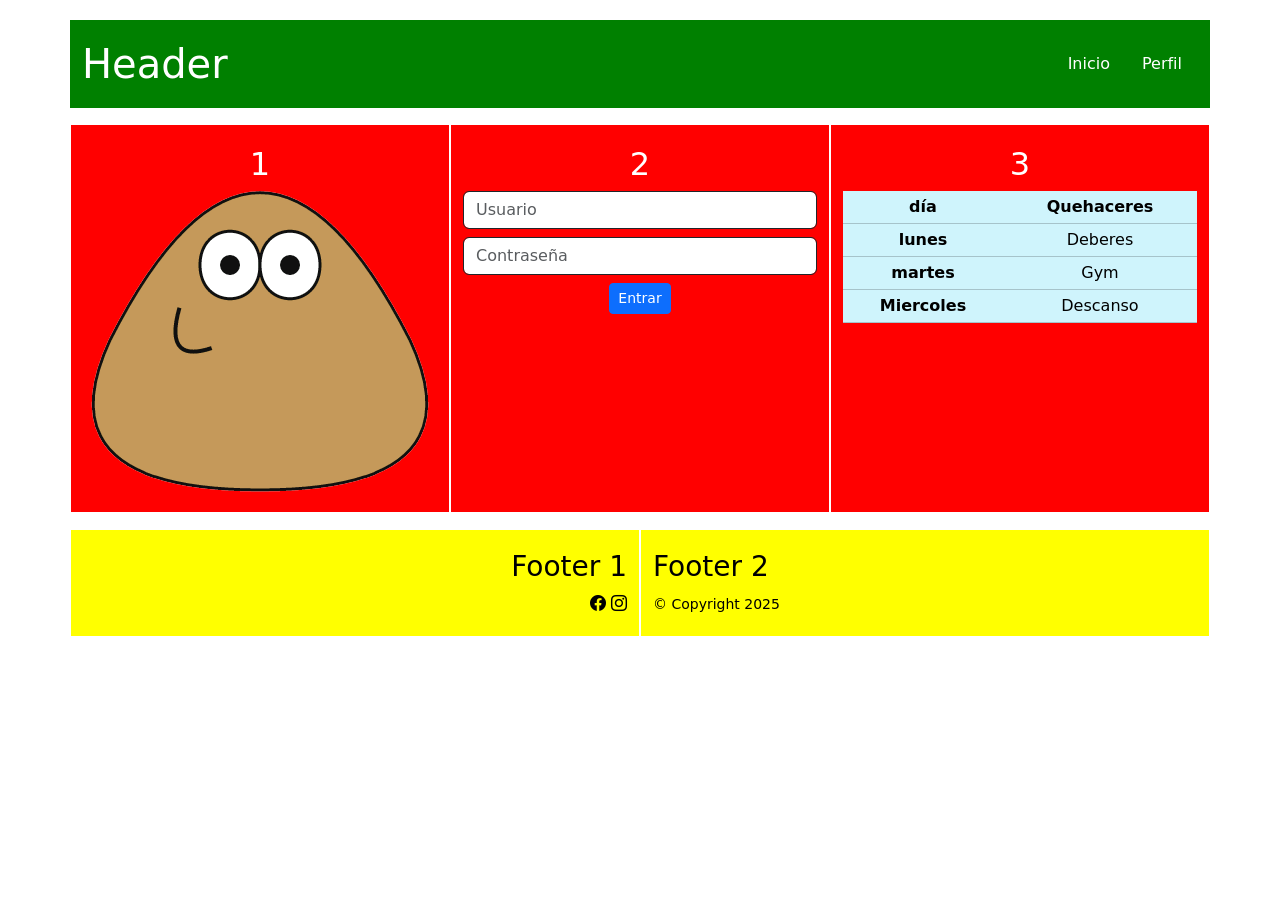
<file: bd/Index.html>
<!DOCTYPE html>
<html lang="es">
<head>
    <meta charset="UTF-8">
    <meta name="viewport" content="width=device-width, initial-scale=1.0">
    <title>document</title>
    <link href="./bootstrap-5.3.8-dist/css/bootstrap.css" rel="stylesheet">
    <link href="./bootstrap-5.3.8-dist/css/bootstrap-icons.css" rel="stylesheet">
    <link href="css/styles.css" rel="stylesheet">
</head>

<body class="container text-center">

    <header class="row mb-3">
        <nav class="col-12 fondo-verde text-start">
            <div class="d-flex justify-content-between align-items-center">
                <h1 class="m-0">Header</h1>
                <ul class="nav">
                    <li class="nav-item"><a href="#" class="nav-link text-white">Inicio</a></li>
                    <li class="nav-item"><a href="#" class="nav-link text-white">Perfil</a></li>
                </ul>
            </div>
        </nav>
    </header>

    <main class="row mb-3">
        
        <section class="col-12 col-sm-6 col-md-4 fondo-rojo">
            <h2>1</h2>
            <img src="./img/d65m9e7-19f765af-b7ad-4f22-8a20-0688b915d6c9.png" class="rounded mx-auto d-block" alt="pou">
        </section>

        <section class="col-12 col-sm-6 col-md-4 fondo-rojo">
            <h2>2</h2>
            <form>
                <input type="text" class="form-control border-dark mb-2" placeholder="Usuario">
                <input type="password" class="form-control border-dark mb-2" placeholder="Contraseña">
                <button class="btn btn-primary btn-sm ">Entrar</button>
            </form>
        </section>

        <section class="col-12 col-sm-12 col-md-4 fondo-rojo">
            <h2>3</h2>
            <table class="table table-sm table-info">
                <tr><th>día</th><th>Quehaceres</th></tr>
                <tr><th>lunes</th><td>Deberes</td></tr>
                <tr><th>martes</th><td>Gym</td></tr>
                <tr><th>Miercoles</th><td>Descanso</td></tr>
            </table>
        </section>

    </main>

    <footer class="row">
        
        <section class="col-12 col-md-6 fondo-amarillo text-center text-md-end">
            <h3>Footer 1</h3>
            <i class="bi bi-facebook"></i> <i class="bi bi-instagram"></i>
        </section>

        <section class="col-12 col-md-6 fondo-amarillo text-center text-md-start">
            <h3>Footer 2</h3>
            <small>© Copyright 2025</small>
        </section>

    </footer>

</body>
</html>
</file>
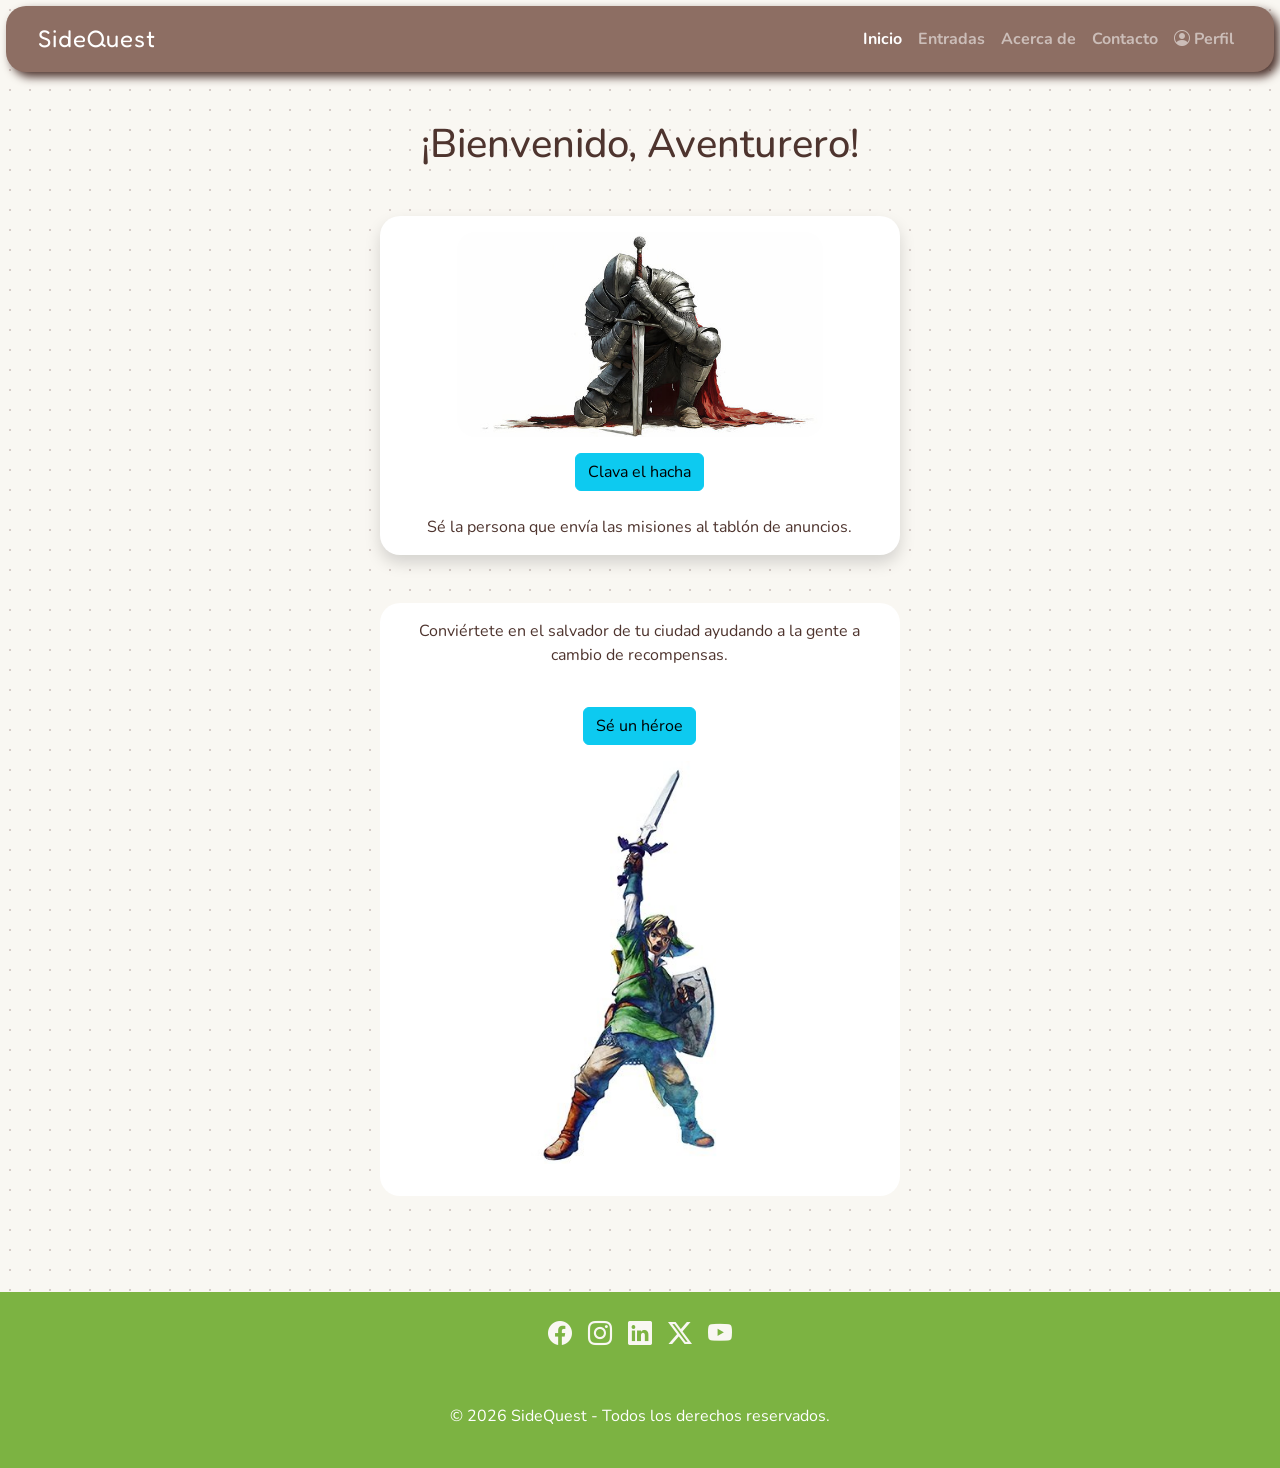
<file: src/index.html>
<!doctype html>
<html lang="es">

<head>
    <meta charset="utf-8">
    <meta name="viewport" content="width=device-width, initial-scale=1">
    <title>Inicio</title>

    <link href="https://cdn.jsdelivr.net/npm/bootstrap@5.3.2/dist/css/bootstrap.min.css" rel="stylesheet">
    <link href="https://fonts.googleapis.com/css2?family=Fredoka:wght@400;600&family=Nunito:wght@400;700&display=swap"
        rel="stylesheet">
    <link rel="stylesheet" href="https://cdn.jsdelivr.net/npm/bootstrap-icons@1.11.2/font/bootstrap-icons.min.css">
    <link rel="stylesheet" href="css/styles.css">
</head>

<body>
    <header>
        <nav class="navbar navbar-expand-lg navbar-dark">
            <article class="container-fluid">

                <a class="navbar-brand" href="index.html">SideQuest</a>

                <button class="navbar-toggler" type="button" data-bs-toggle="collapse" data-bs-target="#navbarNav"
                    aria-controls="navbarNav" aria-expanded="false" aria-label="Toggle navigation">
                    <span class="navbar-toggler-icon"></span>
                </button>

                <section class="collapse navbar-collapse" id="navbarNav">
                    <ul class="navbar-nav ms-auto">

                        <li class="nav-item">
                            <a class="nav-link active" href="index.html">Inicio</a>
                        </li>
                        <li class="nav-item">
                            <a class="nav-link" href="Entradas.html">Entradas</a>
                        </li>
                        <li class="nav-item">
                            <a class="nav-link" href="AcercaDe.html">Acerca de</a>
                        </li>
                        <li class="nav-item">
                            <a class="nav-link" href="Contacto.html">Contacto</a>
                        </li>
                        <li class="nav-item">
                            <a class="nav-link" href="perfil.php">
                                <i class="bi bi-person-circle"></i> Perfil
                            </a>
                        </li>
                    </ul>
                </section>
            </article>
        </nav>

    </header>
    <main>
        <section class="container mt-5 mb-5 text-center">
            <h1>¡Bienvenido, Aventurero!</h1>
        </section>
        <section class="row justify-content-center">
            <article class="col-12 col-md-6 col-lg-5">
                <div class="card-1 shadow p-3 mb-5 bg-white text-center">
                    <img src="img/caballero.jpg" class="card-img-top w-75 mx-auto mb-3" alt="Caballero">

                    <div class="card-body">
                        <a href="Login.php" class="btn btn-info mb-4">Clava el hacha</a>
                        <p class="card-text">Sé la persona que envía las misiones al tablón de anuncios.</p>
                    </div>
                </div>

            </article>
        </section>
        <section class="row justify-content-center">
            <article class="col-12 col-md-6 col-lg-5">
                <div class="card-1 bg-white p-3 mb-5  text-center">


                    <div class="card-body">

                        <p class="card-text">Conviértete en el salvador de tu ciudad ayudando a la gente a cambio de
                            recompensas.</p>
                        <a href="Login.php" class="btn btn-info mt-4">Sé un héroe</a>
                    </div>
                    <img src="img/Link.jpg" class="card-img-bottom w-50 mx-auto m-3" alt="Caballero">
                </div>

            </article>
        </section>
    </main>


    <footer class="text-white text-center py-4 mt-5">

        <section class="iconos d-flex justify-content-center gap-3 ">
            <a href="https://facebook.com" class="fs-4">
                <i class="bi bi-facebook"></i>
            </a>
            <a href="https://instagram.com" class="fs-4">
                <i class="bi bi-instagram"></i>
            </a>
            <a href="https://www.linkedin.com" class="fs-4">
                <i class="bi bi-linkedin"></i>
            </a>
            <a href="https://www.linkedin.com" class="fs-4">
                <i class="bi bi-twitter-x"></i>
            </a>
            <a href="https://youtube.com" class="fs-4">
                <i class="bi bi-youtube"></i>
            </a>
        </section>
        <div class="container">
            <p>&copy; 2026 SideQuest - Todos los derechos reservados.</p>
        </div>
    </footer>

    <script src="https://cdn.jsdelivr.net/npm/bootstrap@5.3.2/dist/js/bootstrap.bundle.min.js"></script>
</body>

</html>
</file>
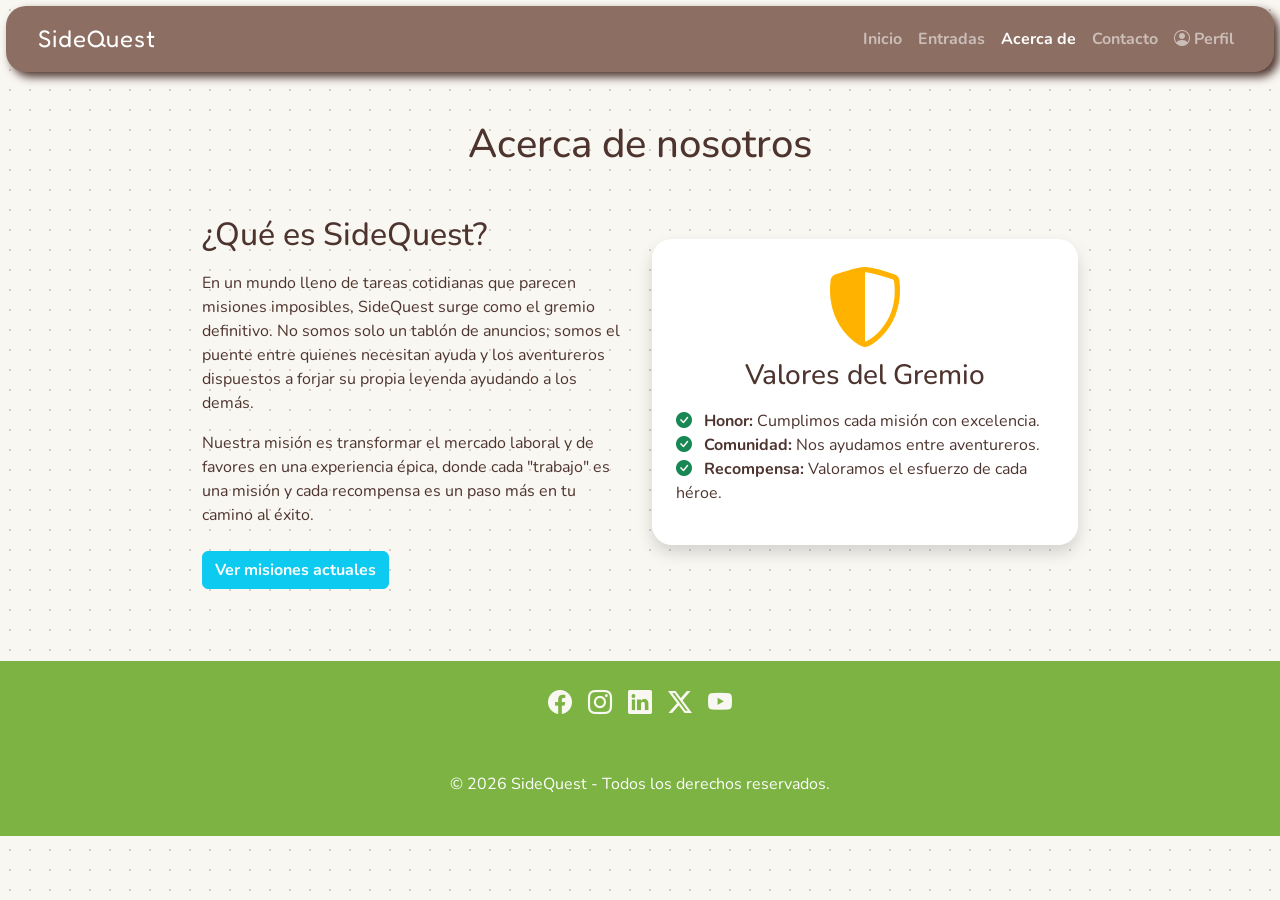
<file: src/AcercaDe.html>
<!DOCTYPE html>
<html lang="es">

<head>
    <meta charset="UTF-8">
    <meta name="viewport" content="width=device-width, initial-scale=1.0">
    <title>Acerca de - SideQuest</title>
    <link href="https://cdn.jsdelivr.net/npm/bootstrap@5.3.2/dist/css/bootstrap.min.css" rel="stylesheet">
    <link href="https://fonts.googleapis.com/css2?family=Fredoka:wght@400;600&family=Nunito:wght@400;700&display=swap"
        rel="stylesheet">
    <link rel="stylesheet" href="https://cdn.jsdelivr.net/npm/bootstrap-icons@1.11.2/font/bootstrap-icons.min.css">
    <link rel="stylesheet" href="css/styles.css">
</head>

<body>
    <header>
        <nav class="navbar navbar-expand-lg navbar-dark">
            <article class="container-fluid">

                <a class="navbar-brand" href="index.html">SideQuest</a>

                <button class="navbar-toggler" type="button" data-bs-toggle="collapse" data-bs-target="#navbarNav"
                    aria-controls="navbarNav" aria-expanded="false" aria-label="Toggle navigation">
                    <span class="navbar-toggler-icon"></span>
                </button>

                <section class="collapse navbar-collapse" id="navbarNav">
                    <ul class="navbar-nav ms-auto">

                        <li class="nav-item">
                            <a class="nav-link" href="index.html">Inicio</a>
                        </li>
                        <li class="nav-item">
                            <a class="nav-link" href="Entradas.html">Entradas</a>
                        </li>
                        <li class="nav-item">
                            <a class="nav-link active" href="AcercaDe.html">Acerca de</a>
                        </li>
                        <li class="nav-item">
                            <a class="nav-link" href="Contacto.html">Contacto</a>
                        </li>
                        <li class="nav-item">
                            <a class="nav-link" href="perfil.php">
                                <i class="bi bi-person-circle"></i> Perfil
                            </a>
                        </li>
                    </ul>
                </section>
            </article>
        </nav>
    </header>

    <main class="container mt-5">
        <article class="container mt-5 mb-5 text-center display-4">
            <h1>Acerca de nosotros</h1>
        </article>


        <section class="row align-items-center">
            <article class="col-md-6 mb-4">
                <h2 class="mb-3">¿Qué es SideQuest?</h2>
                <p>En un mundo lleno de tareas cotidianas que parecen misiones imposibles, SideQuest surge como el
                    gremio definitivo. No somos solo un tablón de anuncios; somos el puente entre quienes necesitan
                    ayuda y los aventureros dispuestos a forjar su propia leyenda ayudando a los demás.</p>
                <p>Nuestra misión es transformar el mercado laboral y de favores en una experiencia épica, donde cada
                    "trabajo" es una misión y cada recompensa es un paso más en tu camino al éxito.</p>
                <a href="Entradas.html" class="btn btn-info text-white fw-bold mt-2">Ver misiones actuales</a>
            </article>

            <aside class="col-md-6 mb-4">
                <div class="card-1 shadow bg-white p-4 text-center">
                    <i class="bi bi-shield-shaded display-1 mb-3" style="color: var(--accent-gold);"></i>
                    <h3>Valores del Gremio</h3>
                    <ul class="list-unstyled mt-3 text-start">
                        <li><i class="bi bi-check-circle-fill me-2 text-success"></i> <strong>Honor:</strong> Cumplimos
                            cada misión con excelencia.</li>
                        <li><i class="bi bi-check-circle-fill me-2 text-success"></i> <strong>Comunidad:</strong> Nos
                            ayudamos entre aventureros.</li>
                        <li><i class="bi bi-check-circle-fill me-2 text-success"></i> <strong>Recompensa:</strong>
                            Valoramos el esfuerzo de cada héroe.</li>
                    </ul>
                </div>
            </aside>
        </section>
    </main>

    <footer class="text-white text-center py-4 mt-5">
        <section class="iconos d-flex justify-content-center gap-3 mb-2">
            <a href="https://facebook.com" class="fs-4"><i class="bi bi-facebook"></i></a>
            <a href="https://instagram.com" class="fs-4"><i class="bi bi-instagram"></i></a>
            <a href="https://www.linkedin.com" class="fs-4"><i class="bi bi-linkedin"></i></a>
            <a href="https://x.com" class="fs-4"><i class="bi bi-twitter-x"></i></a>
            <a href="https://youtube.com" class="fs-4"><i class="bi bi-youtube"></i></a>
        </section>
        <div class="container">
            <p>&copy; 2026 SideQuest - Todos los derechos reservados.</p>
        </div>
    </footer>

    <script src="https://cdn.jsdelivr.net/npm/bootstrap@5.3.2/dist/js/bootstrap.bundle.min.js"></script>
</body>

</html>
</file>
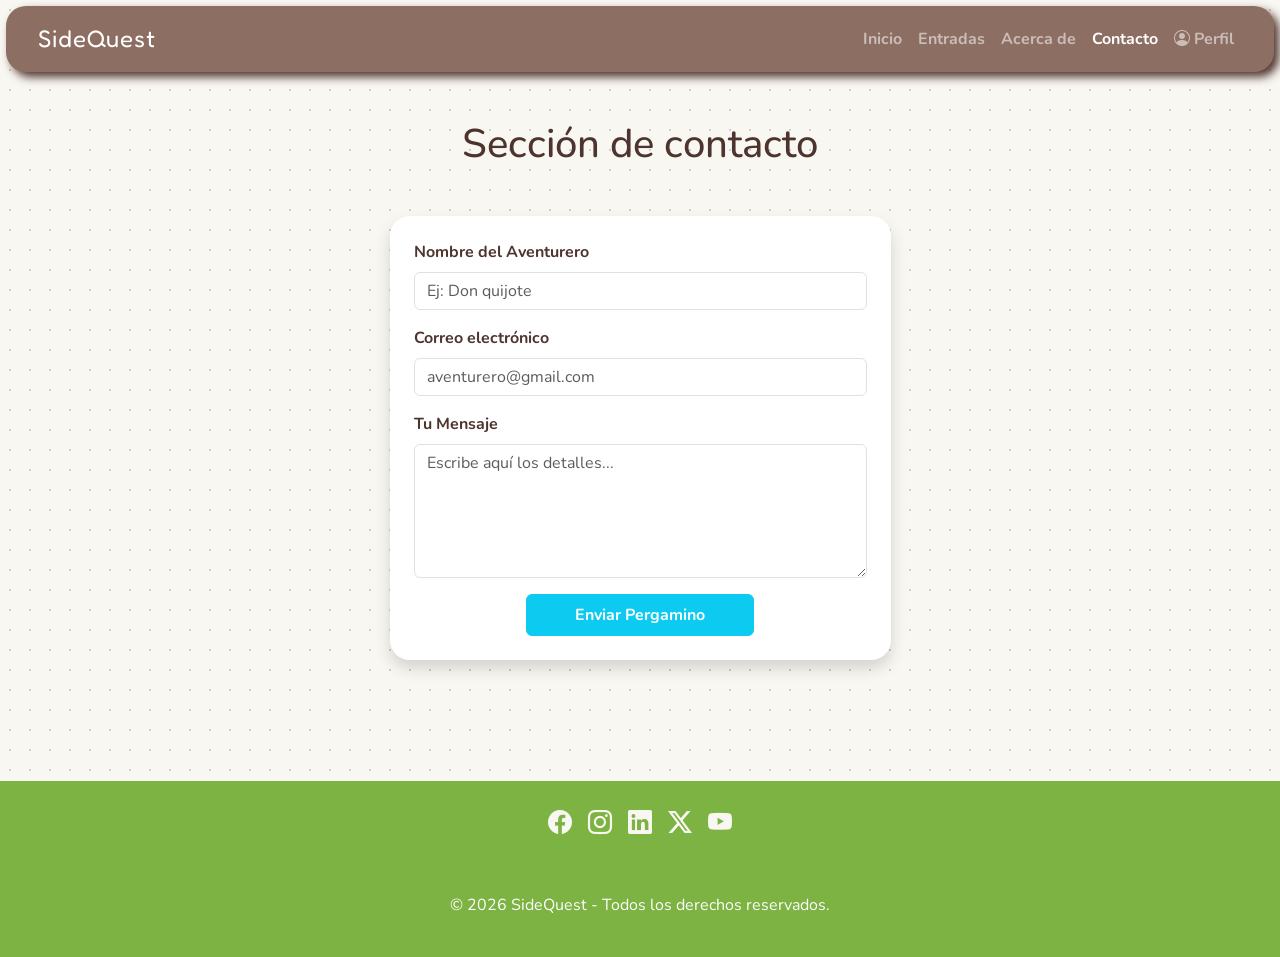
<file: src/Contacto.html>
<!DOCTYPE html>
<html lang="es">

<head>
    <meta charset="UTF-8">
    <meta name="viewport" content="width=device-width, initial-scale=1.0">
    <title>Contacto - SideQuest</title>
    <link href="https://cdn.jsdelivr.net/npm/bootstrap@5.3.2/dist/css/bootstrap.min.css" rel="stylesheet">
    <link href="https://fonts.googleapis.com/css2?family=Fredoka:wght@400;600&family=Nunito:wght@400;700&display=swap"
        rel="stylesheet">
    <link rel="stylesheet" href="https://cdn.jsdelivr.net/npm/bootstrap-icons@1.11.2/font/bootstrap-icons.min.css">
    <link rel="stylesheet" href="css/styles.css">
</head>

<body>
    <header>
        <nav class="navbar navbar-expand-lg navbar-dark">
            <article class="container-fluid">

                <a class="navbar-brand" href="index.html">SideQuest</a>

                <button class="navbar-toggler" type="button" data-bs-toggle="collapse" data-bs-target="#navbarNav"
                    aria-controls="navbarNav" aria-expanded="false" aria-label="Toggle navigation">
                    <span class="navbar-toggler-icon"></span>
                </button>

                <section class="collapse navbar-collapse" id="navbarNav">
                    <ul class="navbar-nav ms-auto">

                        <li class="nav-item">
                            <a class="nav-link" href="index.html">Inicio</a>
                        </li>
                        <li class="nav-item">
                            <a class="nav-link" href="Entradas.html">Entradas</a>
                        </li>
                        <li class="nav-item">
                            <a class="nav-link" href="AcercaDe.html">Acerca de</a>
                        </li>
                        <li class="nav-item">
                            <a class="nav-link active" href="Contacto.html">Contacto</a>
                        </li>
                        <li class="nav-item">
                            <a class="nav-link" href="perfil.php">
                                <i class="bi bi-person-circle"></i> Perfil
                            </a>
                        </li>
                    </ul>
                </section>
            </article>
        </nav>
    </header>

    <main class="container mt-5">
        <section class="container mt-5 mb-5 text-center">
            <h1>Sección de contacto
            </h1>
        </section>

        <div class="row justify-content-center">
            <div class="col-md-7 mb-5">
                <div class="card-1 shadow p-4 bg-white">
                    <form>
                        <div class="mb-3">
                            <label for="nombre" class="form-label fw-bold">Nombre del Aventurero</label>
                            <input type="text" class="form-control" id="nombre" placeholder="Ej: Don quijote" required>
                        </div>
                        <div class="mb-3">
                            <label for="email" class="form-label fw-bold">Correo electrónico</label>
                            <input type="email" class="form-control" id="email" placeholder="aventurero@gmail.com"
                                required>
                        </div>
                        <div class="mb-3">
                            <label for="mensaje" class="form-label fw-bold">Tu Mensaje</label>
                            <textarea class="form-control" id="mensaje" rows="5"
                                placeholder="Escribe aquí los detalles..." required></textarea>
                        </div>
                        <div class="text-center">
                            <button type="submit" class="btn btn-info text-white fw-bold px-5 py-2">Enviar
                                Pergamino</button>
                        </div>
                    </form>
                </div>
            </div>


    </main>

    <footer class="text-white text-center py-4 mt-5">
        <section class="iconos d-flex justify-content-center gap-3 mb-2">
            <a href="https://facebook.com" class="fs-4"><i class="bi bi-facebook"></i></a>
            <a href="https://instagram.com" class="fs-4"><i class="bi bi-instagram"></i></a>
            <a href="https://www.linkedin.com" class="fs-4"><i class="bi bi-linkedin"></i></a>
            <a href="https://x.com" class="fs-4"><i class="bi bi-twitter-x"></i></a>
            <a href="https://youtube.com" class="fs-4"><i class="bi bi-youtube"></i></a>
        </section>
        <div class="container">
            <p>&copy; 2026 SideQuest - Todos los derechos reservados.</p>
        </div>


        <script src="https://cdn.jsdelivr.net/npm/bootstrap@5.3.2/dist/js/bootstrap.bundle.min.js"></script>
</body>

</html>
</file>
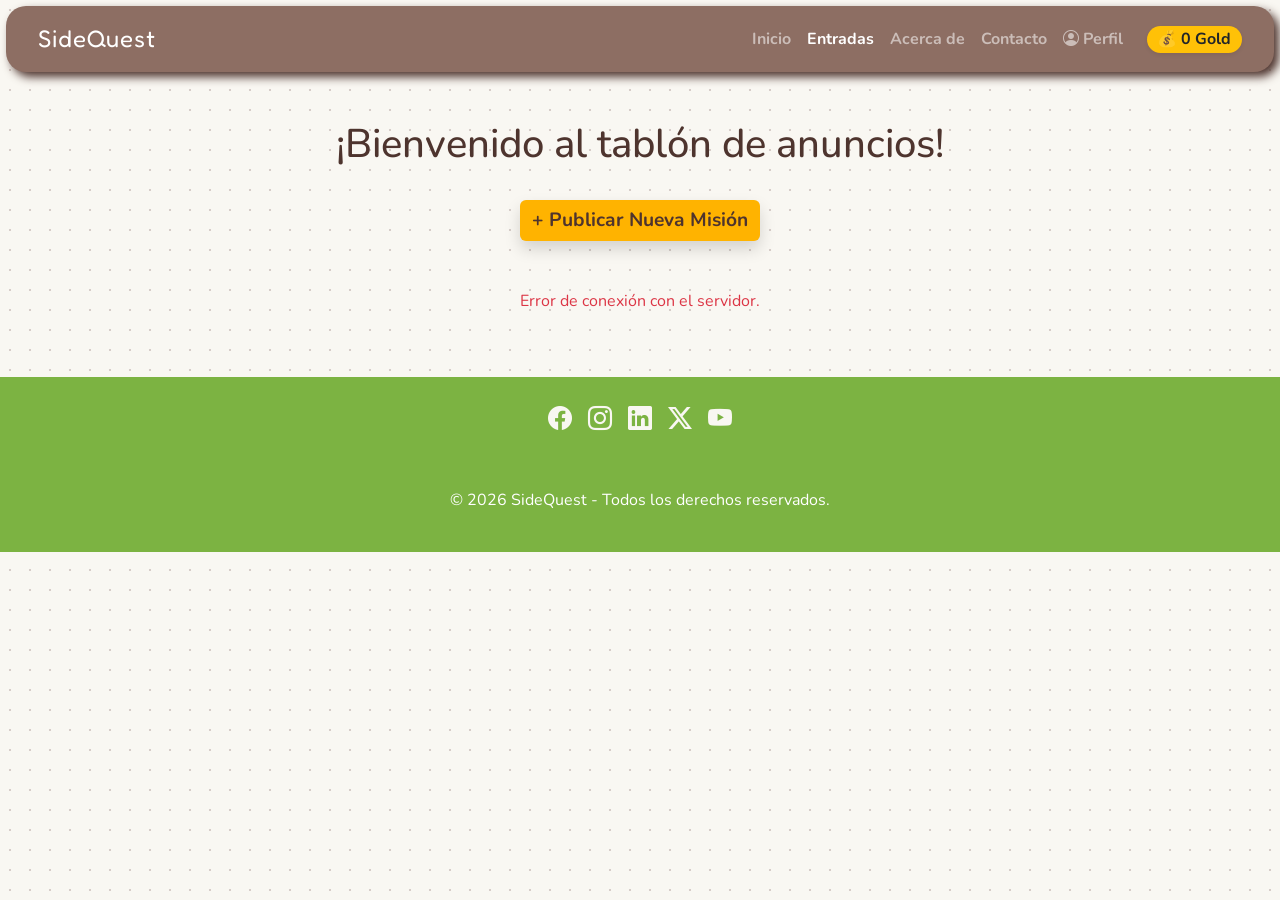
<file: src/Entradas.html>
<!DOCTYPE html>
<html lang="en">

<head>
    <meta charset="UTF-8">
    <meta name="viewport" content="width=device-width, initial-scale=1.0">
    <title>Entradas</title>
    <link href="https://cdn.jsdelivr.net/npm/bootstrap@5.3.2/dist/css/bootstrap.min.css" rel="stylesheet">
    <link href="https://fonts.googleapis.com/css2?family=Fredoka:wght@400;600&family=Nunito:wght@400;700&display=swap"
        rel="stylesheet">
    <link rel="stylesheet" href="https://cdn.jsdelivr.net/npm/bootstrap-icons@1.11.2/font/bootstrap-icons.min.css">
    <link rel="stylesheet" href="css/styles.css">
</head>
<body>
    <header>
         <nav class="navbar navbar-expand-lg navbar-dark">
        <article class="container-fluid">

            <a class="navbar-brand" href="index.html">SideQuest</a>

            <button class="navbar-toggler" type="button" data-bs-toggle="collapse" data-bs-target="#navbarNav"
                aria-controls="navbarNav" aria-expanded="false" aria-label="Toggle navigation">
                <span class="navbar-toggler-icon"></span>
            </button>

            <section class="collapse navbar-collapse" id="navbarNav">
                <ul class="navbar-nav ms-auto">

                    <li class="nav-item">
                        <a class="nav-link" href="index.html">Inicio</a>
                    </li>
                    <li class="nav-item">
                        <a class="nav-link active" href="Entradas.html">Entradas</a>
                    </li>
                    <li class="nav-item">
                        <a class="nav-link" href="AcercaDe.html">Acerca de</a>
                    </li>
                    <li class="nav-item">
                        <a class="nav-link" href="Contacto.html">Contacto</a>
                    </li>
                    <li class="nav-item">
                        <a class="nav-link" href="perfil.php">
                            <i class="bi bi-person-circle"></i> Perfil
                        </a>
                    </li>
                    <li class="nav-item d-flex align-items-center ms-3">
                        <span class="badge rounded-pill bg-warning text-dark fs-6 shadow-sm">
                            💰 <span id="oro-display">0</span> Gold
                        </span>
                    </li>
                </ul>
            </section>
        </article>
    </nav>

    </header>
    <main>
        <section class="container mt-5 mb-5 text-center">
            <h1>¡Bienvenido al tablón de anuncios!</h1>
            <a href="crear_mision.html" class="btn fw-bold mt-4 shadow" style="background-color: var(--accent-gold); color: var(--text-main); border: none; font-size: 1.2rem;">+ Publicar Nueva Misión</a>
        </section>
        <section class="row justify-content-center align-items-center" id="tablon-misiones">
            <!-- Las tarjetas de misiones se inyectan dinámicamente aquí -->
        </section>
    </main>
    <footer class=" text-white text-center py-4 mt-5">

        <section class="iconos d-flex justify-content-center gap-3 ">
            <a href="https://facebook.com" class="fs-4">
                <i class="bi bi-facebook"></i>
            </a>
            <a href="https://instagram.com" class="fs-4">
                <i class="bi bi-instagram"></i>
            </a>
            <a href="https://www.linkedin.com" class="fs-4">
                <i class="bi bi-linkedin"></i>
            </a>
            <a href="https://www.linkedin.com" class="fs-4">
                <i class="bi bi-twitter-x"></i>
            </a>
            <a href="https://youtube.com" class="fs-4">
                <i class="bi bi-youtube"></i>
            </a>
        </section>
        <div class="container">
            <p>&copy; 2026 SideQuest - Todos los derechos reservados.</p>
        </div>
    </footer>

    <!-- Script para inyectar las misiones dinámicamente -->
    <script>
        document.addEventListener('DOMContentLoaded', () => {
            // Recuperar y mostrar el oro en la navbar al cargar la página
            const userGold = localStorage.getItem('user_gold') || 0;
            document.getElementById('oro-display').textContent = userGold;

            fetch('../api/misiones.php')
                .then(response => response.json())
                .then(res => {
                    const tablon = document.getElementById('tablon-misiones');
                    if (res.status === 'success') {
                        const misiones = res.data;
                        if (misiones.length === 0) {
                            tablon.innerHTML = '<p class="text-center">No hay misiones disponibles por ahora.</p>';
                            return;
                        }
                        
                        misiones.forEach((mision) => {
                            const article = document.createElement('article');
                            article.className = 'col-sm-6 col-md-4 ms-2 mb-3';
                            article.innerHTML = `
                                <div class="card-1 shadow p-3 mb-5 bg-white text-center h-100">
                                    <div class="card-body d-flex flex-column">
                                        <h5 class="card-title text-center">${mision.titulo}</h5>
                                        <div class="mb-3 mt-3">
                                            <span class="badge fw-bold" style="background-color: var(--accent-gold); color: var(--text-main); font-size: 0.95rem;">
                                                Recompensa: ${mision.recompensa_gold} <i class="bi bi-coin"></i>
                                            </span>
                                        </div>
                                        <p class="card-text flex-grow-1">${mision.descripcion}</p>
                                        <a href="#" class="btn mt-auto text-white fw-bold shadow-sm" style="background-color: var(--btn-brown); border: none;">Aceptar misión</a>
                                    </div>
                                </div>
                            `;
                            tablon.appendChild(article);
                        });
                    } else {
                        tablon.innerHTML = `<p class="text-center text-danger">Error: ${res.message}</p>`;
                    }
                })
                .catch(error => {
                    console.error('Error fetching misiones:', error);
                    document.getElementById('tablon-misiones').innerHTML = '<p class="text-center text-danger">Error de conexión con el servidor.</p>';
                });
        });
    </script>
</body>

</html>
</file>
<file: bd/css/styles.css>
section, nav { 
    padding: 20px; 
}

body { 
    padding-top: 20px; 
}

.fondo-verde { 
    background-color: green; 
    color: white; 
}

.fondo-rojo { 
    background-color: red; 
    color: white; 
    border: 1px solid white; 
}

.fondo-amarillo { 
    background-color: yellow; 
    color: black; 
    border: 1px solid white; 
}
</file>
<file: src/css/styles.css>
:root {
    --bg-color: #F9F7F2;
    --card-bg: #FFFFFF;
    --text-main: #4E342E;
    --text-light: #8D6E63;
    --accent-green: #7CB342;
    --accent-gold: #FFB300;
    --btn-brown: #8D6E63;      
    --radius-lg: 20px;
    --radius-sm: 12px;
    --shadow: 5px 10px 15px rgba(141, 110, 99, 0.15); 
}

body {
    background-color: var(--bg-color);
    font-family: 'Nunito', sans-serif; 
    color: var(--text-main);
    margin: 0;    
    background-image: radial-gradient(#D7CCC8 1px, transparent 1px);
    background-size: 20px 20px;
}

.navbar {
    margin: 0.5%;
    background-color: var(--btn-brown) !important; 
    border-radius: 20px; 
    box-shadow: 5px 5px 10px var(--text-main);
    padding: 10px 20px; 
}
.navbar-brand {
    font-family: 'Fredoka', sans-serif; /* Título gordito */
    font-size: 1.5rem;
    letter-spacing: 1px;
}

.nav-link {
    font-family: 'Nunito', sans-serif;
    font-weight: bold; 
    transition: transform 0.2s;
}

.nav-link:hover {
    transform: translateY(-2px);
    color: var(--accent-gold); 
}

.container {
    max-width: 900px;
    margin-top: 4%;
}

footer {
    background-color: var(--accent-green);
}

.iconos a {
    color: var(--bg-color)!important;
    text-decoration: none;
    transition: transform 0.3s ease;
}

.iconos a:hover {
    transform: scale(1.1);
}


.card-1{
    margin-left: auto;
    margin-right: auto;
    margin-bottom: 5%;
    border-radius: var(--radius-lg);
    transition: transform 0.3s ease;
}
.card-1 img {
    border-radius: var(--radius-lg);
}

.card-1:hover {
    transform: scale(1.02);
}


.card-img-bottom {
    width: 5rem;
}
</file>
